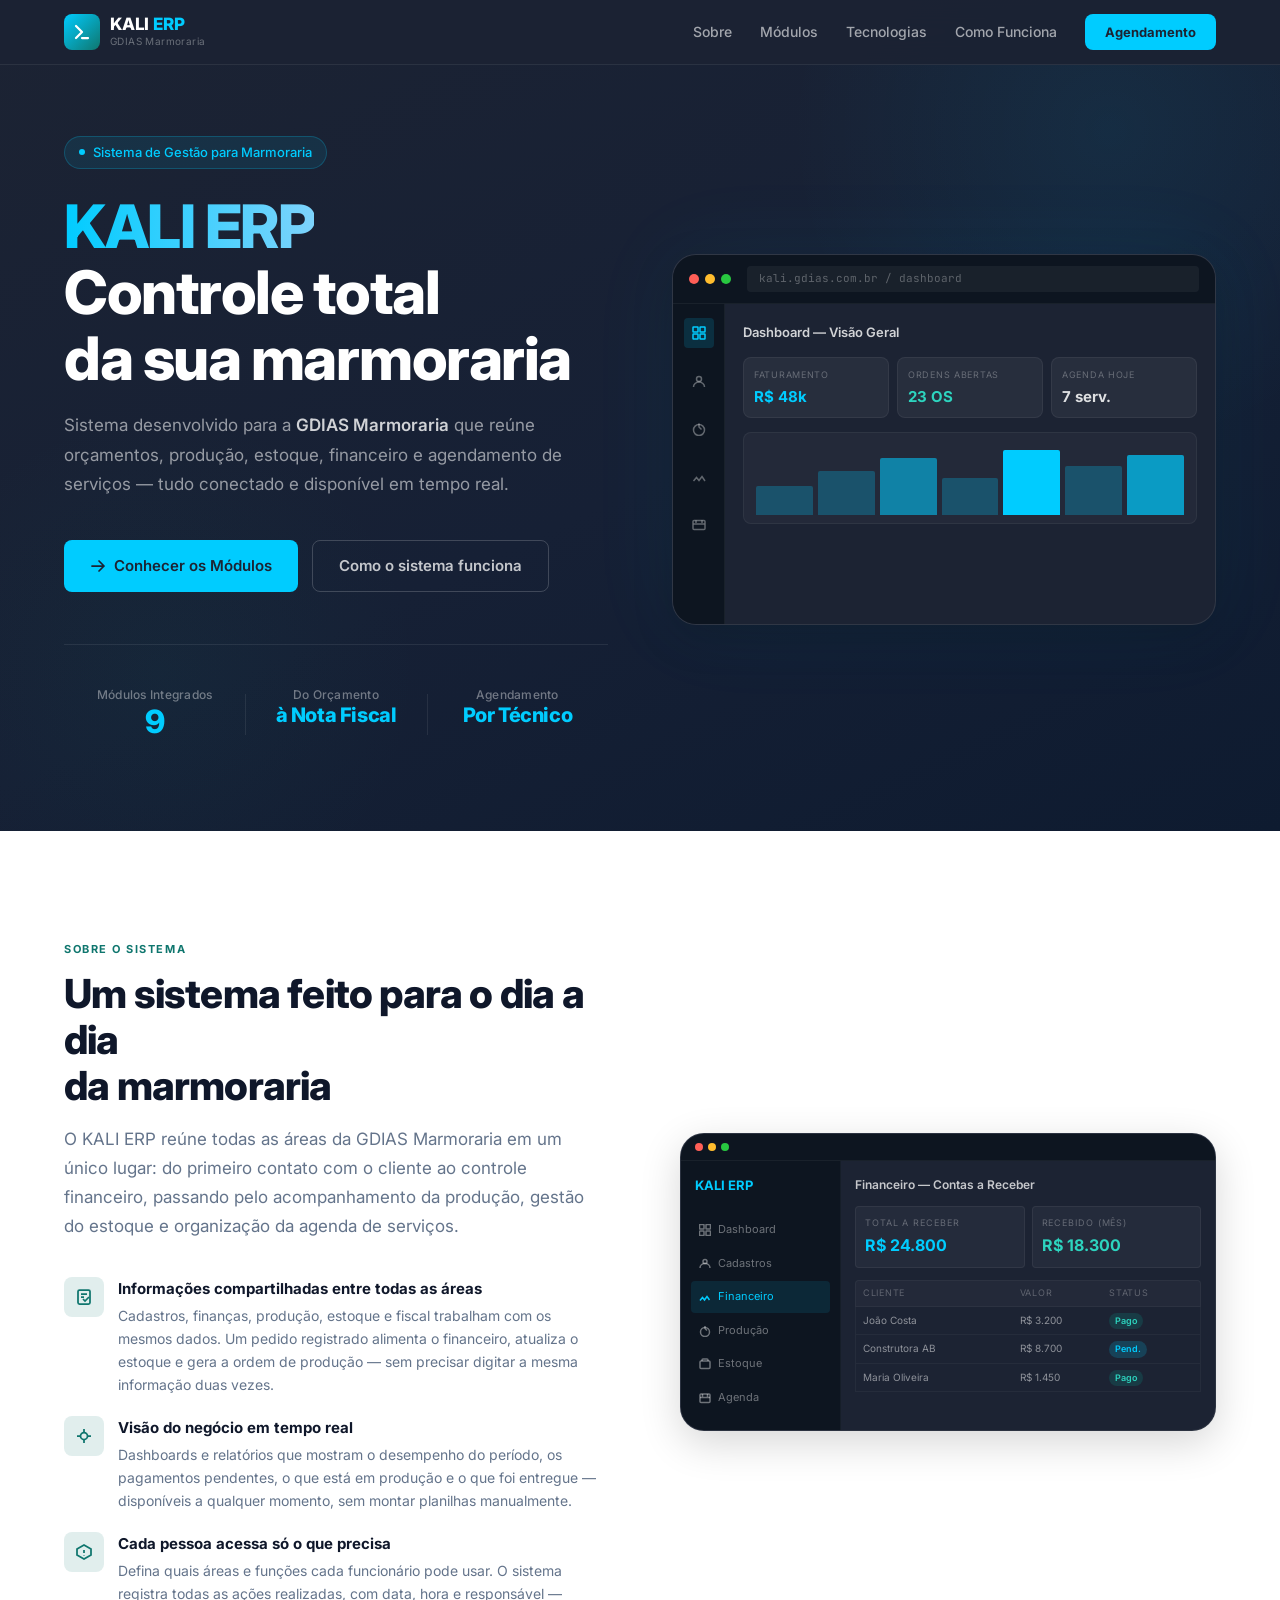
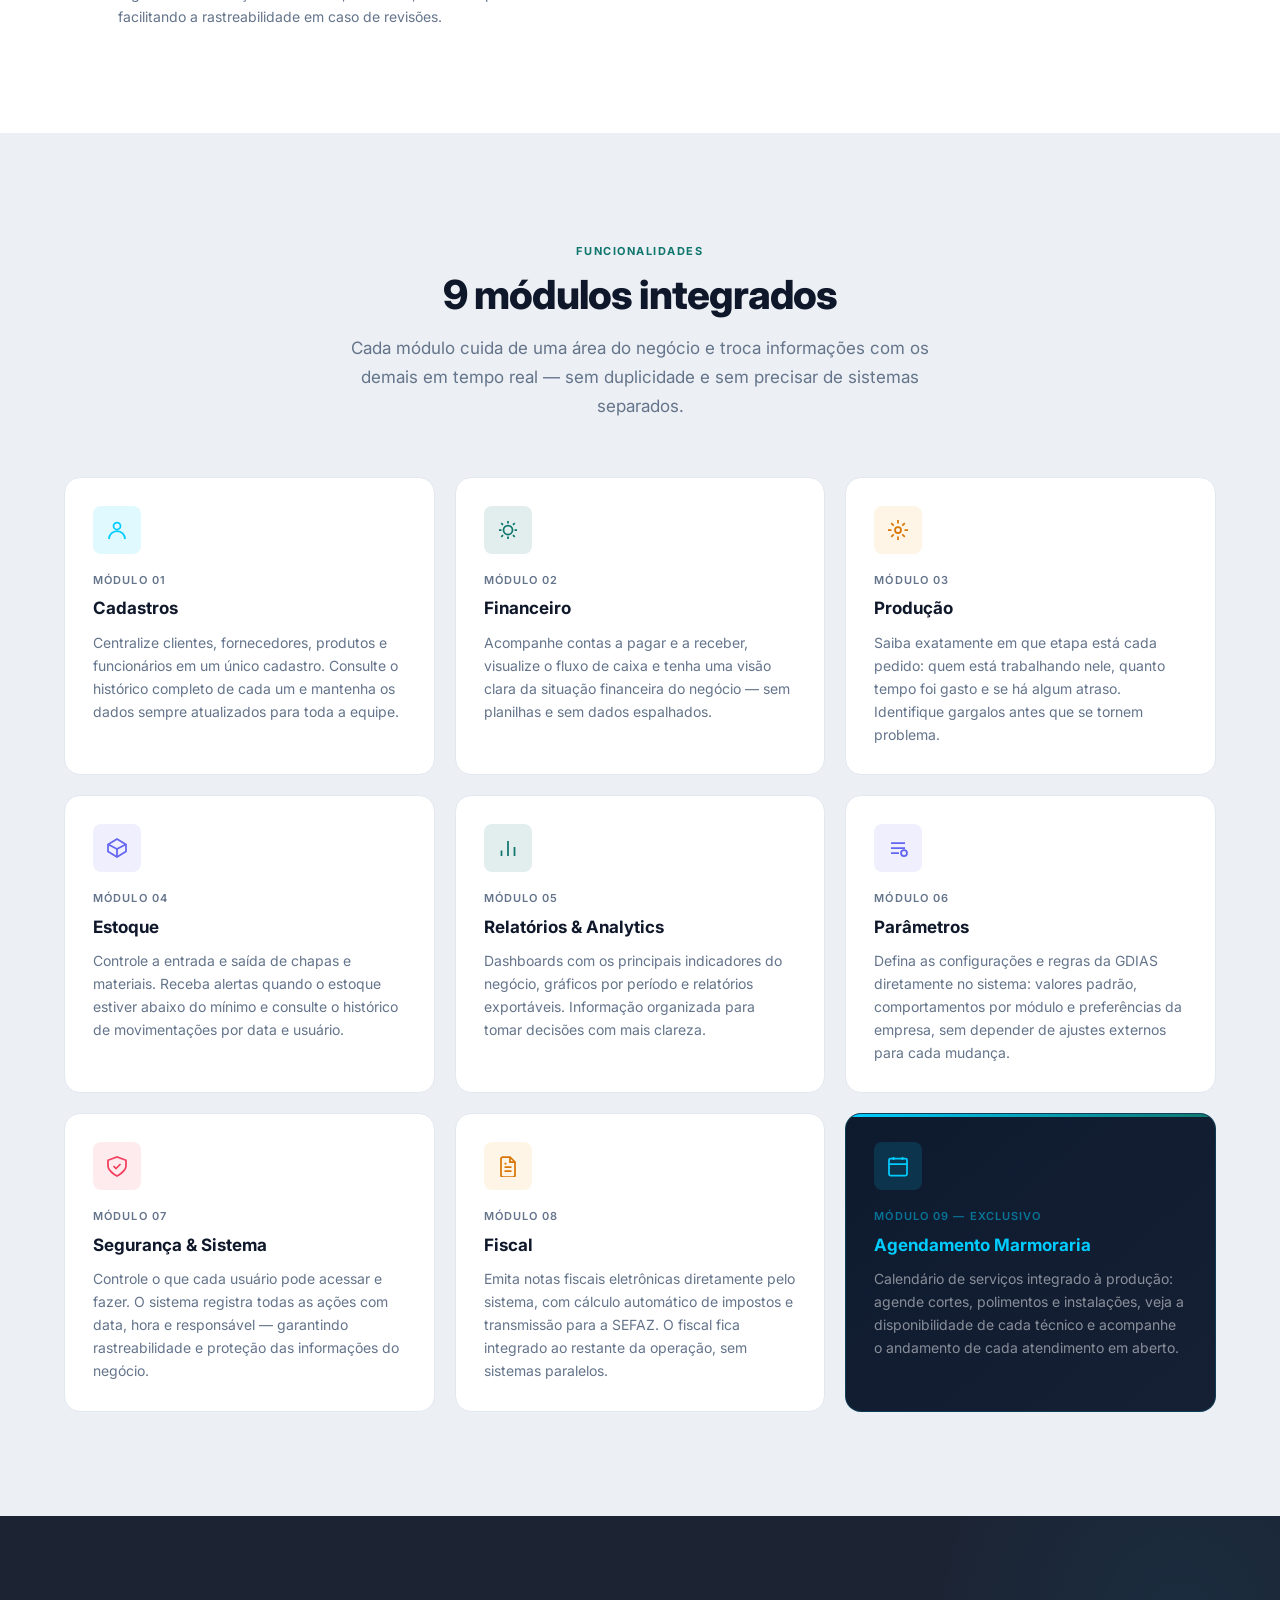
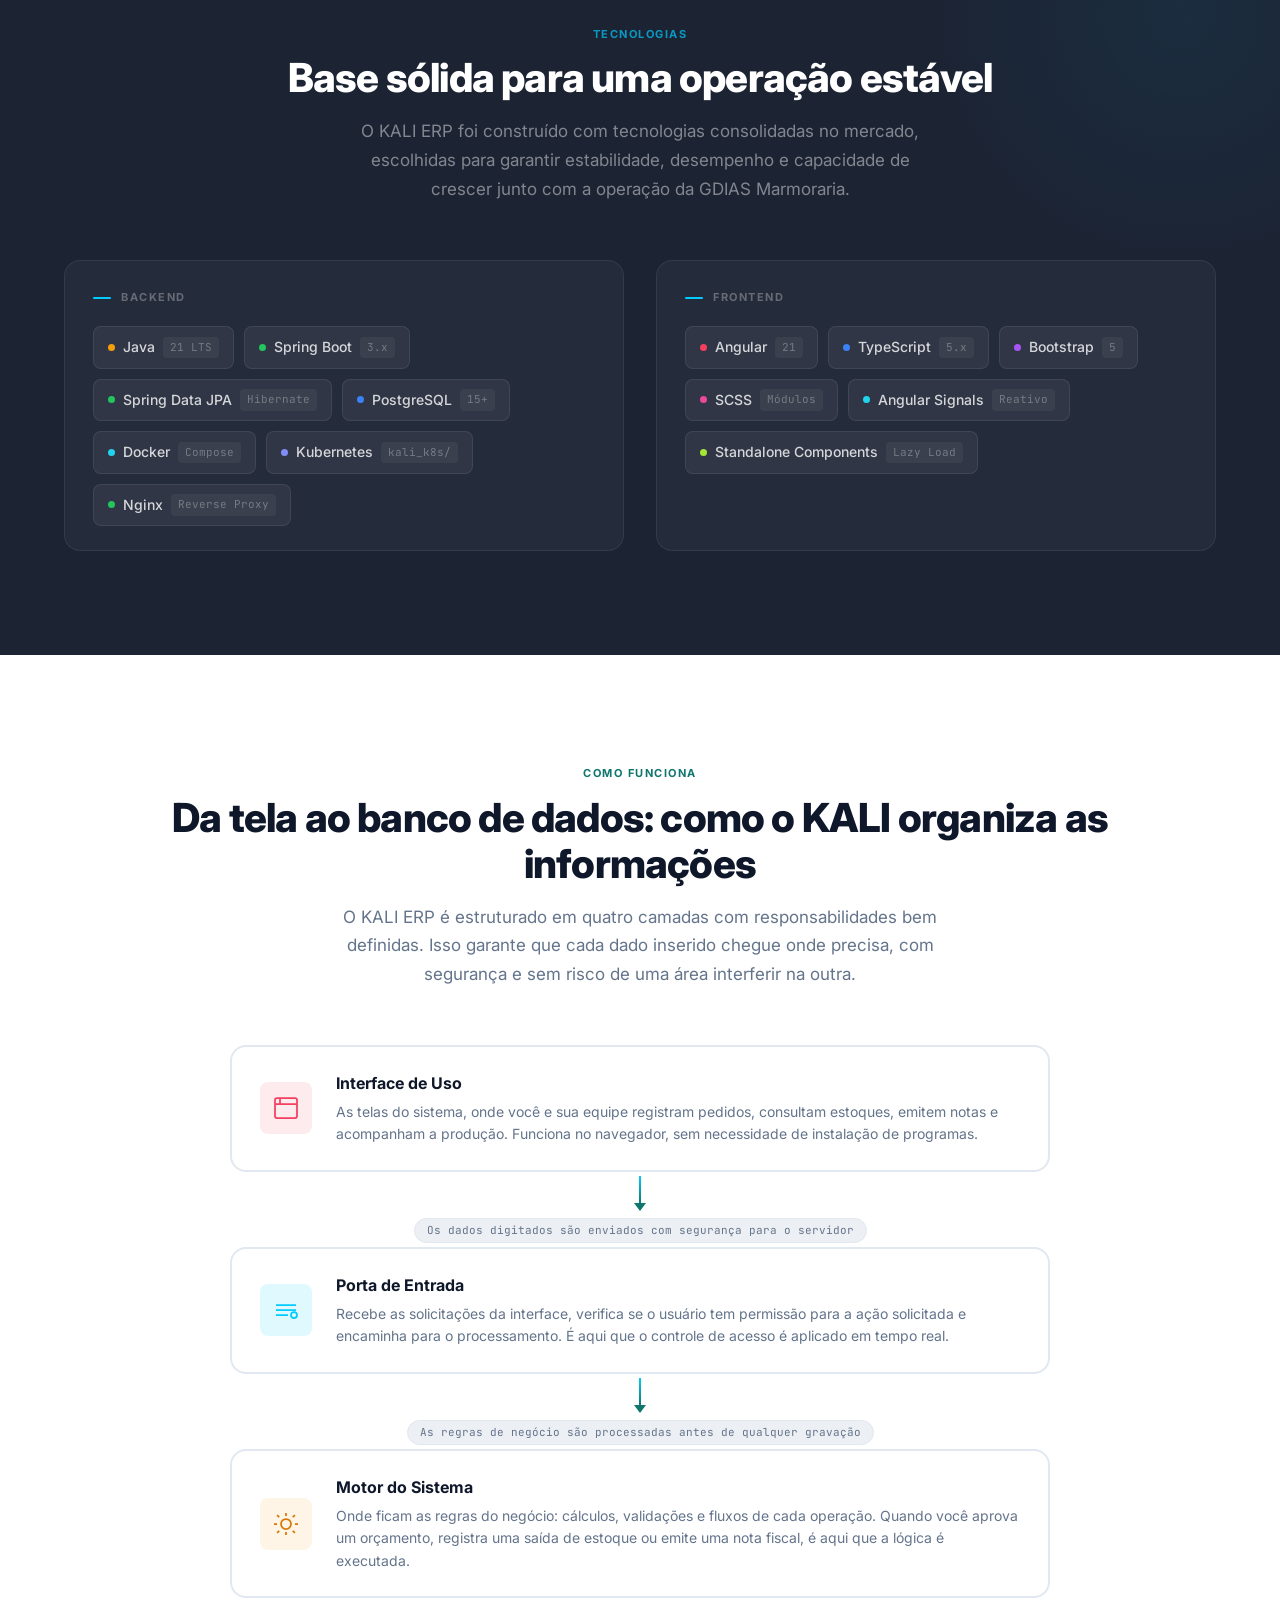
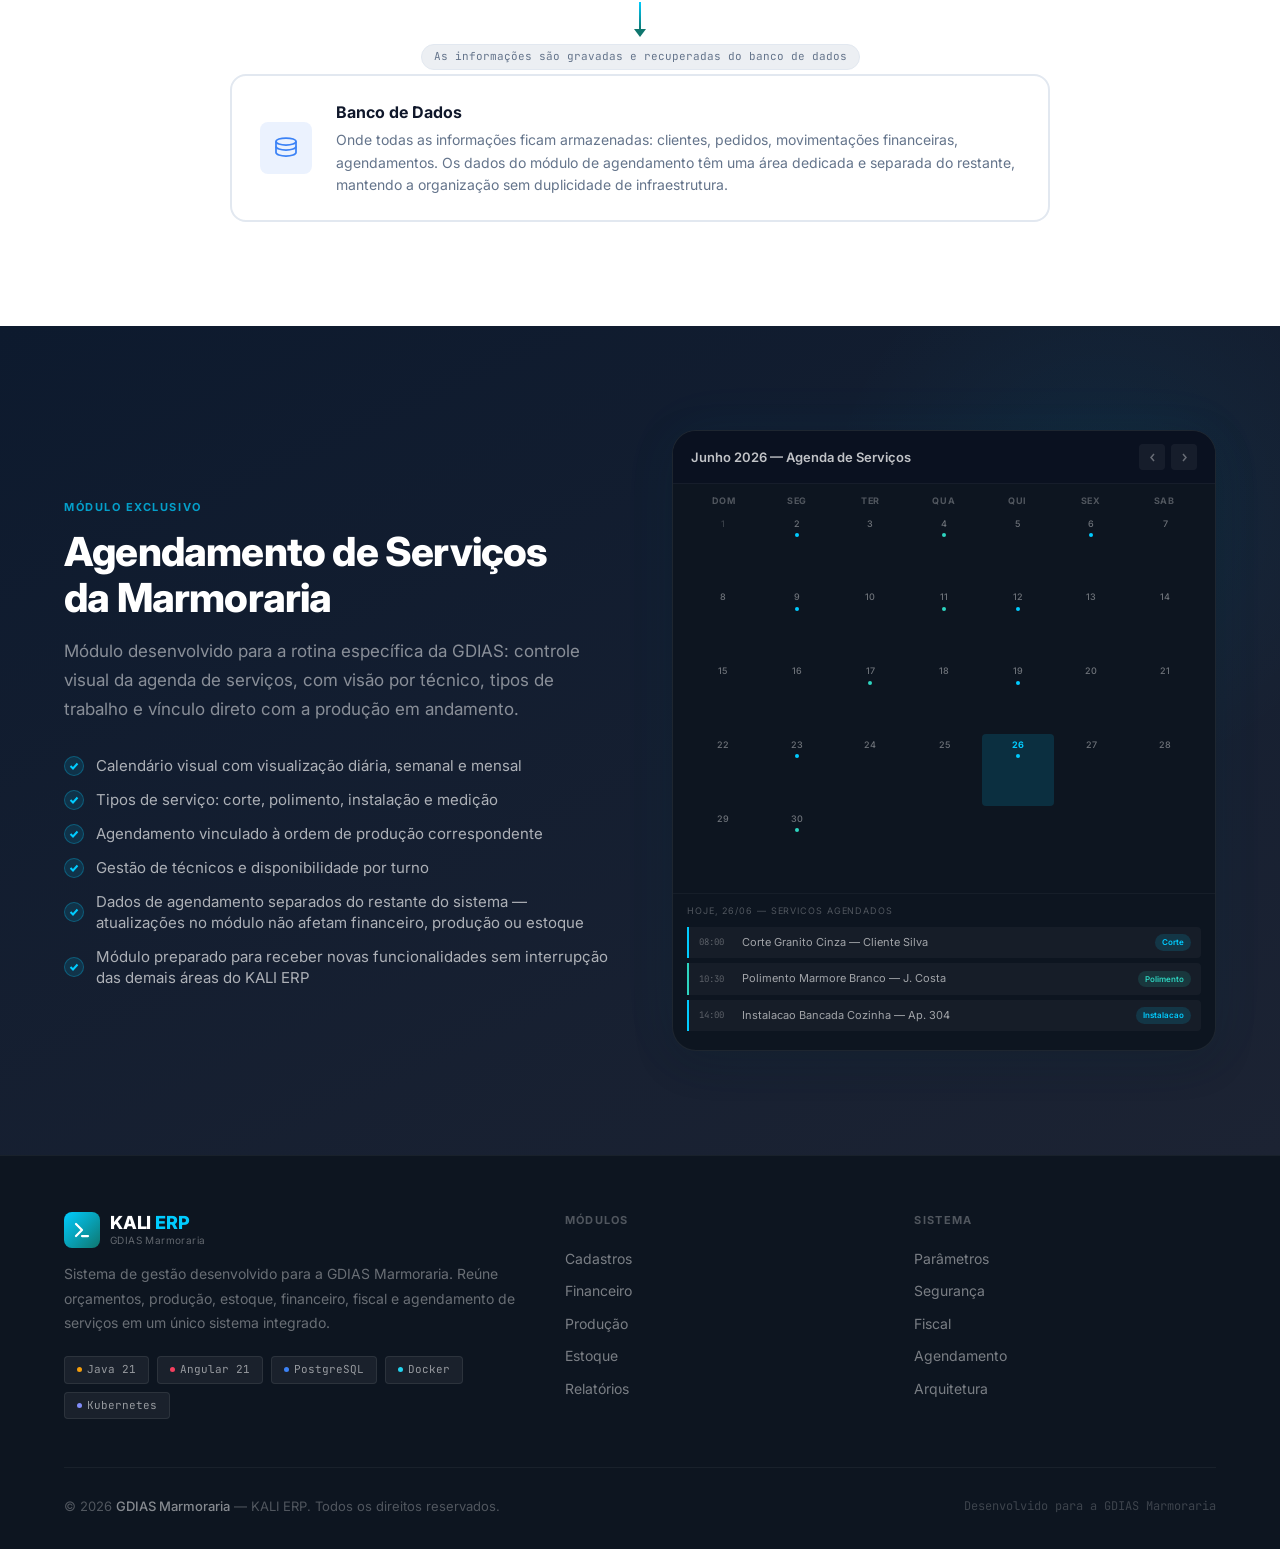
<file: index.html>
<!DOCTYPE html>
<html lang="pt-BR">
<head>
  <meta charset="UTF-8">
  <meta name="viewport" content="width=device-width, initial-scale=1.0">
  <title>KALI ERP — Gestão Completa para Marmoraria | GDIAS</title>
  <meta name="description" content="KALI ERP é o sistema de gestão da GDIAS Marmoraria. Controla orçamentos, produção, estoque, financeiro, fiscal e agendamento de serviços em um único lugar.">

  <style>
    @import url('https://fonts.googleapis.com/css2?family=Inter:wght@300;400;500;600;700;800&family=JetBrains+Mono:wght@400;500&display=swap');

    /* =============================================
       CSS CUSTOM PROPERTIES
    ============================================= */
    :root {
      /* Brand palette — extraída do projeto */
      --color-dark:        #1c2333;
      --color-dark-deeper: #141c2d;
      --color-darkest:     #0d1520;
      --color-accent:      #00ccff;
      --color-teal:        #0f766e;
      --color-bg:          #eceff3;
      --color-text:        #0f172a;
      --color-muted:       #64748b;
      --color-border:      #e2e8f0;
      --color-white:       #ffffff;

      /* Derived / alpha */
      --color-accent-dim:  rgba(0, 204, 255, 0.12);
      --color-teal-dim:    rgba(15, 118, 110, 0.12);

      /* Typography */
      --font-sans: 'Inter', system-ui, -apple-system, sans-serif;
      --font-mono: 'JetBrains Mono', 'Courier New', monospace;

      /* Shape */
      --radius-sm: 4px;
      --radius-md: 8px;
      --radius-lg: 16px;
      --radius-xl: 24px;

      /* Elevation */
      --shadow-sm: 0 1px 3px rgba(0, 0, 0, .08), 0 1px 2px rgba(0, 0, 0, .05);
      --shadow-md: 0 4px 16px rgba(0, 0, 0, .10);
      --shadow-lg: 0 12px 40px rgba(0, 0, 0, .16);

      /* Motion */
      --transition: 0.2s ease;
    }

    /* =============================================
       RESET
    ============================================= */
    *, *::before, *::after { box-sizing: border-box; margin: 0; padding: 0; }
    html { scroll-behavior: smooth; font-size: 16px; }
    body {
      font-family: var(--font-sans);
      background: var(--color-bg);
      color: var(--color-text);
      line-height: 1.6;
      -webkit-font-smoothing: antialiased;
      -moz-osx-font-smoothing: grayscale;
    }
    img { max-width: 100%; display: block; }
    a { text-decoration: none; color: inherit; }
    ul, ol { list-style: none; }
    code {
      font-family: var(--font-mono);
      font-size: 0.875em;
    }

    /* =============================================
       SKIP LINK (acessibilidade)
    ============================================= */
    .skip-link {
      position: absolute;
      top: -100%;
      left: 16px;
      z-index: 999;
      padding: 8px 16px;
      background: var(--color-accent);
      color: var(--color-dark);
      font-weight: 600;
      border-radius: 0 0 var(--radius-md) var(--radius-md);
      transition: top 0.2s;
    }
    .skip-link:focus { top: 0; }

    /* =============================================
       UTILITIES
    ============================================= */
    .container {
      max-width: 1200px;
      margin: 0 auto;
      padding: 0 24px;
    }

    .section-eyebrow {
      display: inline-block;
      font-size: 0.6875rem;
      font-weight: 700;
      letter-spacing: 0.14em;
      text-transform: uppercase;
      color: var(--color-teal);
      margin-bottom: 12px;
    }

    .section-title {
      font-size: clamp(1.75rem, 4vw, 2.5rem);
      font-weight: 800;
      line-height: 1.15;
      color: var(--color-text);
      letter-spacing: -0.02em;
      margin-bottom: 16px;
    }

    .section-subtitle {
      font-size: 1.0625rem;
      color: var(--color-muted);
      line-height: 1.7;
      max-width: 600px;
    }

    /* =============================================
       HEADER
    ============================================= */
    .site-header {
      position: fixed;
      inset: 0 0 auto 0;
      z-index: 100;
      background: rgba(28, 35, 51, 0.96);
      backdrop-filter: blur(14px);
      -webkit-backdrop-filter: blur(14px);
      border-bottom: 1px solid rgba(255, 255, 255, .07);
    }

    .header-inner {
      display: flex;
      align-items: center;
      justify-content: space-between;
      height: 64px;
    }

    /* Logo */
    .logo {
      display: flex;
      align-items: center;
      gap: 10px;
    }

    .logo-mark {
      width: 36px;
      height: 36px;
      background: linear-gradient(135deg, var(--color-accent), var(--color-teal));
      border-radius: var(--radius-md);
      display: flex;
      align-items: center;
      justify-content: center;
      flex-shrink: 0;
    }

    .logo-mark svg { width: 18px; height: 18px; }

    .logo-wordmark { display: flex; flex-direction: column; }

    .logo-name {
      font-size: 1.0625rem;
      font-weight: 800;
      color: var(--color-white);
      letter-spacing: -0.01em;
      line-height: 1.1;
    }

    .logo-name em {
      font-style: normal;
      color: var(--color-accent);
    }

    .logo-sub-text {
      font-size: 0.625rem;
      font-weight: 400;
      color: rgba(255, 255, 255, .35);
      letter-spacing: 0.04em;
    }

    /* Nav */
    .site-nav {
      display: flex;
      align-items: center;
      gap: 28px;
    }

    .site-nav a {
      font-size: 0.875rem;
      font-weight: 500;
      color: rgba(255, 255, 255, .6);
      transition: color var(--transition);
    }

    .site-nav a:hover { color: rgba(255, 255, 255, .95); }

    .nav-cta {
      padding: 8px 20px;
      background: var(--color-accent) !important;
      color: var(--color-dark) !important;
      border-radius: var(--radius-md);
      font-weight: 700 !important;
      font-size: 0.8125rem !important;
      transition: box-shadow var(--transition), transform var(--transition) !important;
    }

    .nav-cta:hover {
      box-shadow: 0 4px 16px rgba(0, 204, 255, .35);
      transform: translateY(-1px);
    }

    /* =============================================
       HERO
    ============================================= */
    .hero {
      padding: 136px 0 88px;
      background: linear-gradient(155deg, var(--color-dark) 0%, #162035 55%, #0e1b30 100%);
      position: relative;
      overflow: hidden;
    }

    /* Decorative glows */
    .hero::before,
    .hero::after {
      content: '';
      position: absolute;
      border-radius: 50%;
      pointer-events: none;
    }

    .hero::before {
      top: -220px;
      right: -180px;
      width: 700px;
      height: 700px;
      background: radial-gradient(circle, rgba(0, 204, 255, .07) 0%, transparent 65%);
    }

    .hero::after {
      bottom: -120px;
      left: -120px;
      width: 560px;
      height: 560px;
      background: radial-gradient(circle, rgba(15, 118, 110, .07) 0%, transparent 65%);
    }

    .hero-inner {
      display: grid;
      grid-template-columns: 1fr 1fr;
      gap: 64px;
      align-items: center;
      position: relative;
      z-index: 1;
    }

    /* Tag acima do h1 */
    .hero-tag {
      display: inline-flex;
      align-items: center;
      gap: 8px;
      background: rgba(0, 204, 255, .09);
      border: 1px solid rgba(0, 204, 255, .22);
      border-radius: 100px;
      padding: 5px 14px;
      font-size: 0.8125rem;
      font-weight: 500;
      color: var(--color-accent);
      margin-bottom: 24px;
    }

    .hero-tag-dot {
      width: 6px;
      height: 6px;
      border-radius: 50%;
      background: var(--color-accent);
      animation: blink 2.2s ease-in-out infinite;
    }

    @keyframes blink {
      0%, 100% { opacity: 1; }
      50%       { opacity: .35; }
    }

    /* Heading principal */
    .hero-title {
      font-size: clamp(2.25rem, 5.5vw, 3.75rem);
      font-weight: 800;
      line-height: 1.1;
      color: var(--color-white);
      letter-spacing: -0.025em;
      margin-bottom: 20px;
    }

    .hero-title .gradient-text {
      background: linear-gradient(90deg, var(--color-accent) 0%, #7dd3fc 100%);
      -webkit-background-clip: text;
      -webkit-text-fill-color: transparent;
      background-clip: text;
    }

    .hero-subtitle {
      font-size: 1.0625rem;
      color: rgba(255, 255, 255, .55);
      margin-bottom: 40px;
      line-height: 1.75;
      max-width: 500px;
    }

    .hero-subtitle strong { color: rgba(255, 255, 255, .8); font-weight: 600; }

    /* CTAs */
    .hero-actions {
      display: flex;
      gap: 14px;
      flex-wrap: wrap;
    }

    .btn {
      display: inline-flex;
      align-items: center;
      gap: 8px;
      padding: 13px 26px;
      border-radius: var(--radius-md);
      font-size: 0.9375rem;
      font-weight: 600;
      font-family: var(--font-sans);
      cursor: pointer;
      border: none;
      transition: all var(--transition);
    }

    .btn--primary {
      background: var(--color-accent);
      color: var(--color-dark);
    }

    .btn--primary:hover {
      background: #1ad6ff;
      transform: translateY(-2px);
      box-shadow: 0 8px 24px rgba(0, 204, 255, .32);
    }

    .btn--outline {
      background: transparent;
      color: rgba(255, 255, 255, .75);
      border: 1.5px solid rgba(255, 255, 255, .18);
    }

    .btn--outline:hover {
      border-color: rgba(255, 255, 255, .45);
      color: var(--color-white);
      background: rgba(255, 255, 255, .04);
    }

    /* Métricas */
    .hero-metrics {
      display: grid;
      grid-template-columns: repeat(3, 1fr);
      gap: 0;
      margin-top: 52px;
      padding-top: 40px;
      border-top: 1px solid rgba(255, 255, 255, .08);
    }

    .metric {
      text-align: center;
      padding: 0 16px;
      position: relative;
    }

    .metric + .metric::before {
      content: '';
      position: absolute;
      left: 0;
      top: 15%;
      bottom: 15%;
      width: 1px;
      background: rgba(255, 255, 255, .08);
    }

    .metric-value {
      font-size: 2rem;
      font-weight: 800;
      color: var(--color-accent);
      line-height: 1.1;
      margin-bottom: 4px;
      letter-spacing: -0.02em;
    }

    .metric-value.small { font-size: 1.25rem; }

    .metric-label {
      font-size: 0.75rem;
      color: rgba(255, 255, 255, .4);
      font-weight: 500;
      letter-spacing: 0.02em;
    }

    /* =============================================
       HERO VISUAL — App mockup (lado direito)
    ============================================= */
    .hero-visual {
      position: relative;
    }

    .app-mockup {
      background: var(--color-dark);
      border-radius: var(--radius-xl);
      border: 1px solid rgba(255, 255, 255, .09);
      overflow: hidden;
      box-shadow:
        var(--shadow-lg),
        0 0 90px rgba(0, 204, 255, .07),
        inset 0 1px 0 rgba(255, 255, 255, .05);
    }

    /* Traffic lights bar */
    .mockup-bar {
      background: var(--color-darkest);
      padding: 11px 16px;
      display: flex;
      align-items: center;
      gap: 6px;
      border-bottom: 1px solid rgba(255, 255, 255, .05);
    }

    .mockup-dot {
      width: 10px;
      height: 10px;
      border-radius: 50%;
    }

    .mockup-dot:nth-child(1) { background: #ff5f57; }
    .mockup-dot:nth-child(2) { background: #ffbd2e; }
    .mockup-dot:nth-child(3) { background: #28c840; }

    .mockup-url {
      flex: 1;
      margin-left: 10px;
      background: rgba(255, 255, 255, .05);
      border-radius: var(--radius-sm);
      padding: 4px 12px;
      font-family: var(--font-mono);
      font-size: 0.6875rem;
      color: rgba(255, 255, 255, .3);
    }

    /* Body: sidebar + main */
    .mockup-body {
      display: flex;
      height: 320px;
    }

    .mockup-sidebar {
      width: 52px;
      background: var(--color-darkest);
      border-right: 1px solid rgba(255, 255, 255, .05);
      display: flex;
      flex-direction: column;
      align-items: center;
      padding: 14px 0;
      gap: 18px;
    }

    .mock-ico {
      width: 30px;
      height: 30px;
      border-radius: var(--radius-sm);
      display: flex;
      align-items: center;
      justify-content: center;
    }

    .mock-ico--active { background: rgba(0, 204, 255, .14); }

    .mock-ico svg { width: 14px; height: 14px; }

    .mockup-content { flex: 1; padding: 18px; overflow: hidden; }

    .mockup-page-title {
      font-size: 0.8125rem;
      font-weight: 600;
      color: rgba(255, 255, 255, .8);
      margin-bottom: 14px;
    }

    .mockup-stat-row {
      display: grid;
      grid-template-columns: repeat(3, 1fr);
      gap: 8px;
      margin-bottom: 14px;
    }

    .mockup-stat {
      background: rgba(255, 255, 255, .05);
      border: 1px solid rgba(255, 255, 255, .06);
      border-radius: var(--radius-md);
      padding: 10px 10px 8px;
    }

    .mockup-stat-lbl {
      font-size: 0.5625rem;
      color: rgba(255, 255, 255, .3);
      text-transform: uppercase;
      letter-spacing: 0.08em;
      margin-bottom: 3px;
    }

    .mockup-stat-val {
      font-size: 0.9375rem;
      font-weight: 700;
      color: rgba(255, 255, 255, .85);
    }

    .mockup-stat-val.c-accent { color: var(--color-accent); }
    .mockup-stat-val.c-teal   { color: #2dd4bf; }

    /* Mini bar chart */
    .mockup-chart {
      background: rgba(255, 255, 255, .03);
      border: 1px solid rgba(255, 255, 255, .05);
      border-radius: var(--radius-md);
      padding: 10px 12px 8px;
      height: 92px;
      display: flex;
      align-items: flex-end;
      gap: 5px;
    }

    .chart-b {
      flex: 1;
      border-radius: 2px 2px 0 0;
      background: rgba(0, 204, 255, .25);
      transition: background var(--transition);
    }

    .chart-b:nth-child(3) { background: rgba(0, 204, 255, .55); }
    .chart-b:nth-child(5) { background: var(--color-accent); }
    .chart-b:nth-child(7) { background: rgba(0, 204, 255, .7); }

    /* =============================================
       SOBRE
    ============================================= */
    .section-sobre {
      padding: 104px 0;
      background: var(--color-white);
    }

    .sobre-grid {
      display: grid;
      grid-template-columns: 1fr 1fr;
      gap: 80px;
      align-items: center;
    }

    .sobre-features {
      margin-top: 36px;
      display: flex;
      flex-direction: column;
      gap: 20px;
    }

    .sobre-feature {
      display: flex;
      align-items: flex-start;
      gap: 14px;
    }

    .feature-ico {
      width: 40px;
      height: 40px;
      min-width: 40px;
      border-radius: var(--radius-md);
      background: var(--color-teal-dim);
      display: flex;
      align-items: center;
      justify-content: center;
    }

    .feature-ico svg { width: 18px; height: 18px; color: var(--color-teal); }

    .feature-body h4 {
      font-size: 0.9375rem;
      font-weight: 700;
      color: var(--color-text);
      margin-bottom: 3px;
    }

    .feature-body p {
      font-size: 0.875rem;
      color: var(--color-muted);
      line-height: 1.65;
    }

    /* Interface preview (lado direito da seção Sobre) */
    .interface-preview {
      background: var(--color-dark);
      border-radius: var(--radius-xl);
      border: 1px solid rgba(255, 255, 255, .07);
      overflow: hidden;
      box-shadow: var(--shadow-lg);
    }

    .iface-bar {
      background: var(--color-darkest);
      padding: 9px 14px;
      display: flex;
      align-items: center;
      gap: 5px;
      border-bottom: 1px solid rgba(255, 255, 255, .05);
    }

    .iface-dot {
      width: 8px;
      height: 8px;
      border-radius: 50%;
    }

    .iface-dot:nth-child(1) { background: #ff5f57; }
    .iface-dot:nth-child(2) { background: #ffbd2e; }
    .iface-dot:nth-child(3) { background: #28c840; }

    .iface-body { display: flex; }

    /* Sidebar da interface */
    .iface-sidebar {
      width: 160px;
      background: var(--color-darkest);
      padding: 14px 10px;
      border-right: 1px solid rgba(255, 255, 255, .04);
    }

    .iface-logo {
      font-size: 0.8125rem;
      font-weight: 700;
      color: var(--color-accent);
      margin-bottom: 18px;
      padding: 0 4px;
    }

    .iface-menu-item {
      display: flex;
      align-items: center;
      gap: 7px;
      padding: 7px 8px;
      border-radius: var(--radius-sm);
      font-size: 0.6875rem;
      color: rgba(255, 255, 255, .4);
      margin-bottom: 2px;
    }

    .iface-menu-item.active {
      background: rgba(0, 204, 255, .1);
      color: var(--color-accent);
    }

    .iface-menu-item svg { width: 12px; height: 12px; flex-shrink: 0; }

    /* Conteúdo principal da interface */
    .iface-main { flex: 1; padding: 14px; }

    .iface-page-title {
      font-size: 0.75rem;
      font-weight: 600;
      color: rgba(255, 255, 255, .75);
      margin-bottom: 12px;
    }

    .iface-cards {
      display: grid;
      grid-template-columns: 1fr 1fr;
      gap: 7px;
      margin-bottom: 12px;
    }

    .iface-card {
      background: rgba(255, 255, 255, .04);
      border: 1px solid rgba(255, 255, 255, .06);
      border-radius: var(--radius-sm);
      padding: 9px;
    }

    .iface-card-lbl {
      font-size: 0.5625rem;
      color: rgba(255, 255, 255, .3);
      text-transform: uppercase;
      letter-spacing: 0.1em;
    }

    .iface-card-val {
      font-size: 1rem;
      font-weight: 700;
      color: rgba(255, 255, 255, .8);
      margin-top: 2px;
    }

    .iface-card-val.ca { color: var(--color-accent); }
    .iface-card-val.ct { color: #2dd4bf; }

    /* Mini tabela */
    .iface-table-hd,
    .iface-table-row {
      display: grid;
      grid-template-columns: 1.8fr 1fr 1fr;
      gap: 6px;
      padding: 5px 7px;
      border: 1px solid rgba(255, 255, 255, .04);
    }

    .iface-table-hd {
      background: rgba(255, 255, 255, .03);
      border-radius: var(--radius-sm) var(--radius-sm) 0 0;
    }

    .iface-table-row { border-top: none; }

    .iface-th {
      font-size: 0.5625rem;
      color: rgba(255, 255, 255, .28);
      text-transform: uppercase;
      letter-spacing: 0.08em;
    }

    .iface-td { font-size: 0.625rem; color: rgba(255, 255, 255, .5); }

    .iface-status {
      display: inline-block;
      padding: 1px 6px;
      border-radius: 100px;
      font-size: 0.5625rem;
      font-weight: 600;
    }

    .iface-status--ok   { background: rgba(15, 118, 110, .3); color: #2dd4bf; }
    .iface-status--pend { background: rgba(0, 204, 255, .18); color: var(--color-accent); }

    /* =============================================
       MÓDULOS
    ============================================= */
    .section-modulos {
      padding: 104px 0;
      background: var(--color-bg);
    }

    .section-header-centered {
      text-align: center;
      margin-bottom: 56px;
    }

    .section-header-centered .section-subtitle { margin: 0 auto; }

    .modulos-grid {
      display: grid;
      grid-template-columns: repeat(3, 1fr);
      gap: 20px;
    }

    .modulo-card {
      background: var(--color-white);
      border: 1px solid var(--color-border);
      border-radius: var(--radius-lg);
      padding: 28px;
      position: relative;
      overflow: hidden;
      transition: transform var(--transition), box-shadow var(--transition), border-color var(--transition);
    }

    /* Barra superior animada */
    .modulo-card::after {
      content: '';
      position: absolute;
      top: 0; left: 0; right: 0;
      height: 3px;
      background: linear-gradient(90deg, var(--color-accent), var(--color-teal));
      opacity: 0;
      transition: opacity var(--transition);
    }

    .modulo-card:hover {
      transform: translateY(-4px);
      box-shadow: var(--shadow-md);
      border-color: rgba(0, 204, 255, .22);
    }

    .modulo-card:hover::after { opacity: 1; }

    /* Ícone */
    .modulo-icon {
      width: 48px;
      height: 48px;
      border-radius: var(--radius-md);
      display: flex;
      align-items: center;
      justify-content: center;
      margin-bottom: 18px;
    }

    .modulo-icon svg { width: 22px; height: 22px; }

    .mi--blue   { background: var(--color-accent-dim); }
    .mi--blue   svg { color: var(--color-accent); }

    .mi--teal   { background: var(--color-teal-dim); }
    .mi--teal   svg { color: var(--color-teal); }

    .mi--amber  { background: rgba(245, 158, 11, .1); }
    .mi--amber  svg { color: #d97706; }

    .mi--indigo { background: rgba(99, 102, 241, .1); }
    .mi--indigo svg { color: #6366f1; }

    .mi--rose   { background: rgba(244, 63, 94, .1); }
    .mi--rose   svg { color: #f43f5e; }

    .modulo-num {
      font-size: 0.6875rem;
      font-weight: 600;
      letter-spacing: 0.1em;
      text-transform: uppercase;
      color: var(--color-muted);
      margin-bottom: 6px;
    }

    .modulo-name {
      font-size: 1.0625rem;
      font-weight: 700;
      color: var(--color-text);
      margin-bottom: 8px;
    }

    .modulo-desc {
      font-size: 0.875rem;
      color: var(--color-muted);
      line-height: 1.65;
    }

    /* Card de destaque — Módulo Marmoraria */
    .modulo-card--highlight {
      background: linear-gradient(140deg, #0d1a2e 0%, #162035 100%);
      border-color: rgba(0, 204, 255, .18);
    }

    .modulo-card--highlight::after { opacity: 1; }

    .modulo-card--highlight .modulo-num  { color: rgba(0, 204, 255, .5); }
    .modulo-card--highlight .modulo-name { color: var(--color-accent); }
    .modulo-card--highlight .modulo-desc { color: rgba(255, 255, 255, .5); }

    /* =============================================
       TECNOLOGIAS
    ============================================= */
    .section-tech {
      padding: 104px 0;
      background: var(--color-dark);
      position: relative;
      overflow: hidden;
    }

    .section-tech::before {
      content: '';
      position: absolute;
      top: -180px; right: -180px;
      width: 560px; height: 560px;
      border-radius: 50%;
      background: radial-gradient(circle, rgba(0, 204, 255, .06) 0%, transparent 68%);
      pointer-events: none;
    }

    .section-tech .section-eyebrow { color: rgba(0, 204, 255, .7); }
    .section-tech .section-title   { color: var(--color-white); }
    .section-tech .section-subtitle { color: rgba(255, 255, 255, .45); }

    .tech-grid {
      display: grid;
      grid-template-columns: 1fr 1fr;
      gap: 32px;
      position: relative;
      z-index: 1;
    }

    .tech-block {
      background: rgba(255, 255, 255, .038);
      border: 1px solid rgba(255, 255, 255, .07);
      border-radius: var(--radius-lg);
      padding: 28px 28px 24px;
    }

    .tech-block-title {
      font-size: 0.6875rem;
      font-weight: 700;
      letter-spacing: 0.14em;
      text-transform: uppercase;
      color: rgba(255, 255, 255, .3);
      margin-bottom: 20px;
      display: flex;
      align-items: center;
      gap: 10px;
    }

    .tech-block-title::before {
      content: '';
      display: block;
      width: 18px;
      height: 2px;
      background: var(--color-accent);
      border-radius: 1px;
      flex-shrink: 0;
    }

    .tech-badges { display: flex; flex-wrap: wrap; gap: 10px; }

    .tech-badge {
      display: inline-flex;
      align-items: center;
      gap: 8px;
      padding: 9px 14px;
      background: rgba(255, 255, 255, .055);
      border: 1px solid rgba(255, 255, 255, .08);
      border-radius: var(--radius-md);
      transition: background var(--transition), border-color var(--transition);
      cursor: default;
    }

    .tech-badge:hover {
      background: rgba(0, 204, 255, .09);
      border-color: rgba(0, 204, 255, .22);
    }

    .tech-badge-dot {
      width: 7px;
      height: 7px;
      border-radius: 50%;
      flex-shrink: 0;
    }

    .tech-badge-name {
      font-size: 0.875rem;
      font-weight: 500;
      color: rgba(255, 255, 255, .8);
    }

    .tech-badge-ver {
      font-family: var(--font-mono);
      font-size: 0.6875rem;
      color: rgba(255, 255, 255, .3);
      background: rgba(255, 255, 255, .05);
      padding: 2px 7px;
      border-radius: var(--radius-sm);
    }

    /* Cores dos dots */
    .dot-java   { background: #f59e0b; }
    .dot-spring { background: #22c55e; }
    .dot-pg     { background: #3b82f6; }
    .dot-docker { background: #22d3ee; }
    .dot-k8s    { background: #818cf8; }
    .dot-nginx  { background: #22c55e; }
    .dot-ng     { background: #f43f5e; }
    .dot-ts     { background: #3b82f6; }
    .dot-bs     { background: #a855f7; }
    .dot-scss   { background: #ec4899; }
    .dot-sig    { background: #22d3ee; }
    .dot-sa     { background: #a3e635; }

    /* =============================================
       ARQUITETURA
    ============================================= */
    .section-arch {
      padding: 104px 0;
      background: var(--color-white);
    }

    .arch-diagram {
      max-width: 820px;
      margin: 0 auto;
    }

    .arch-layer-box {
      display: flex;
      align-items: center;
      gap: 24px;
      padding: 24px 28px;
      background: var(--color-white);
      border: 2px solid var(--color-border);
      border-radius: var(--radius-lg);
      transition: border-color var(--transition), box-shadow var(--transition);
    }

    .arch-layer-box:hover {
      border-color: rgba(0, 204, 255, .4);
      box-shadow: 0 0 0 4px var(--color-accent-dim);
    }

    .arch-layer-ico {
      width: 52px;
      height: 52px;
      min-width: 52px;
      border-radius: var(--radius-md);
      display: flex;
      align-items: center;
      justify-content: center;
    }

    .arch-layer-ico svg { width: 26px; height: 26px; }

    .arch-layer-info { flex: 1; min-width: 0; }

    .arch-layer-name {
      font-size: 1rem;
      font-weight: 700;
      color: var(--color-text);
      margin-bottom: 4px;
    }

    .arch-layer-desc {
      font-size: 0.875rem;
      color: var(--color-muted);
      line-height: 1.6;
    }

    .arch-layer-desc code {
      padding: 1px 5px;
      border-radius: 3px;
      background: var(--color-bg);
      color: var(--color-teal);
    }

    .arch-tags { display: flex; gap: 6px; flex-wrap: wrap; }

    .arch-tag {
      font-family: var(--font-mono);
      font-size: 0.6875rem;
      font-weight: 500;
      padding: 4px 10px;
      border-radius: var(--radius-sm);
    }

    /* Conector entre camadas */
    .arch-connector {
      display: flex;
      flex-direction: column;
      align-items: center;
      padding: 4px 0;
    }

    .arch-connector-line {
      width: 2px;
      height: 28px;
      background: linear-gradient(180deg, var(--color-accent) 0%, var(--color-teal) 100%);
      position: relative;
    }

    /* Seta para baixo */
    .arch-connector-line::after {
      content: '';
      position: absolute;
      bottom: -7px;
      left: 50%;
      transform: translateX(-50%);
      border-left: 6px solid transparent;
      border-right: 6px solid transparent;
      border-top: 8px solid var(--color-teal);
    }

    .arch-connector-label {
      font-family: var(--font-mono);
      font-size: 0.6875rem;
      color: var(--color-muted);
      margin-top: 14px;
      padding: 3px 12px;
      background: var(--color-bg);
      border: 1px solid var(--color-border);
      border-radius: 100px;
    }

    /* Cores por camada */
    .al-fe .arch-layer-ico { background: rgba(244, 63, 94, .1); }
    .al-fe .arch-layer-ico svg { color: #f43f5e; }
    .al-fe .arch-tag { background: rgba(244, 63, 94, .1); color: #f43f5e; }
    .al-fe .arch-layer-box:hover { border-color: rgba(244, 63, 94, .4); box-shadow: 0 0 0 4px rgba(244, 63, 94, .08); }

    .al-api .arch-layer-ico { background: var(--color-accent-dim); }
    .al-api .arch-layer-ico svg { color: var(--color-accent); }
    .al-api .arch-tag { background: var(--color-accent-dim); color: var(--color-accent); }

    .al-be .arch-layer-ico { background: rgba(245, 158, 11, .1); }
    .al-be .arch-layer-ico svg { color: #d97706; }
    .al-be .arch-tag { background: rgba(245, 158, 11, .1); color: #d97706; }
    .al-be .arch-layer-box:hover { border-color: rgba(217, 119, 6, .4); box-shadow: 0 0 0 4px rgba(217, 119, 6, .08); }

    .al-db .arch-layer-ico { background: rgba(59, 130, 246, .1); }
    .al-db .arch-layer-ico svg { color: #3b82f6; }
    .al-db .arch-tag { background: rgba(59, 130, 246, .1); color: #3b82f6; }
    .al-db .arch-layer-box:hover { border-color: rgba(59, 130, 246, .4); box-shadow: 0 0 0 4px rgba(59, 130, 246, .08); }

    /* =============================================
       MÓDULO MARMORARIA
    ============================================= */
    .section-marmoraria {
      padding: 104px 0;
      background: linear-gradient(155deg, #0d1a2e 0%, var(--color-dark) 100%);
      position: relative;
      overflow: hidden;
    }

    .section-marmoraria::before {
      content: '';
      position: absolute;
      top: -120px; right: -120px;
      width: 600px; height: 600px;
      border-radius: 50%;
      background: radial-gradient(circle, rgba(0, 204, 255, .06) 0%, transparent 65%);
      pointer-events: none;
    }

    .marmoraria-grid {
      display: grid;
      grid-template-columns: 1fr 1fr;
      gap: 64px;
      align-items: center;
      position: relative;
      z-index: 1;
    }

    .marmoraria-content .section-eyebrow { color: rgba(0, 204, 255, .75); }
    .marmoraria-content .section-title   { color: var(--color-white); }
    .marmoraria-content .section-subtitle { color: rgba(255, 255, 255, .5); }

    .marm-features {
      margin-top: 32px;
      display: flex;
      flex-direction: column;
      gap: 13px;
    }

    .marm-feature {
      display: flex;
      align-items: center;
      gap: 12px;
      font-size: 0.9375rem;
      color: rgba(255, 255, 255, .65);
      line-height: 1.4;
    }

    .marm-check {
      width: 20px;
      height: 20px;
      min-width: 20px;
      border-radius: 50%;
      background: rgba(0, 204, 255, .12);
      border: 1px solid rgba(0, 204, 255, .28);
      display: flex;
      align-items: center;
      justify-content: center;
    }

    .marm-check svg { width: 10px; height: 10px; color: var(--color-accent); }

    .marm-feature code {
      font-size: 0.8em;
      padding: 1px 6px;
      background: rgba(0, 204, 255, .1);
      border-radius: 4px;
      color: rgba(0, 204, 255, .8);
    }

    /* Mockup do calendário */
    .calendar-mockup {
      background: var(--color-darkest);
      border: 1px solid rgba(255, 255, 255, .07);
      border-radius: var(--radius-xl);
      overflow: hidden;
      box-shadow: var(--shadow-lg), 0 0 60px rgba(0, 204, 255, .05);
    }

    .cal-header {
      background: #0a1120;
      padding: 13px 18px;
      display: flex;
      align-items: center;
      justify-content: space-between;
      border-bottom: 1px solid rgba(255, 255, 255, .05);
    }

    .cal-title {
      font-size: 0.8125rem;
      font-weight: 600;
      color: rgba(255, 255, 255, .75);
    }

    .cal-nav { display: flex; gap: 6px; }

    .cal-nav-btn {
      width: 26px;
      height: 26px;
      background: rgba(255, 255, 255, .05);
      border-radius: var(--radius-sm);
      display: flex;
      align-items: center;
      justify-content: center;
    }

    .cal-nav-btn svg { width: 11px; height: 11px; color: rgba(255, 255, 255, .35); }

    /* Dias da semana */
    .cal-day-names {
      display: grid;
      grid-template-columns: repeat(7, 1fr);
      padding: 10px 14px 4px;
    }

    .cal-day-name {
      font-size: 0.5625rem;
      text-align: center;
      color: rgba(255, 255, 255, .28);
      text-transform: uppercase;
      letter-spacing: 0.08em;
      font-weight: 700;
    }

    /* Grade de dias */
    .cal-grid {
      display: grid;
      grid-template-columns: repeat(7, 1fr);
      gap: 2px;
      padding: 0 14px 14px;
    }

    .cal-cell {
      aspect-ratio: 1;
      display: flex;
      flex-direction: column;
      align-items: center;
      justify-content: flex-start;
      padding-top: 4px;
      font-size: 0.5625rem;
      font-weight: 500;
      color: rgba(255, 255, 255, .4);
      border-radius: var(--radius-sm);
    }

    .cal-cell--muted { color: rgba(255, 255, 255, .18); }

    .cal-cell--today {
      background: rgba(0, 204, 255, .14);
      color: var(--color-accent);
      font-weight: 700;
    }

    .cal-dot {
      width: 4px;
      height: 4px;
      border-radius: 50%;
      margin-top: 2px;
    }

    .cal-dot--accent { background: var(--color-accent); }
    .cal-dot--teal   { background: #2dd4bf; }

    /* Lista de eventos do dia */
    .cal-events {
      padding: 10px 14px 14px;
      border-top: 1px solid rgba(255, 255, 255, .04);
    }

    .cal-events-title {
      font-size: 0.5625rem;
      text-transform: uppercase;
      letter-spacing: 0.1em;
      color: rgba(255, 255, 255, .28);
      margin-bottom: 8px;
    }

    .cal-event-item {
      display: flex;
      align-items: center;
      gap: 9px;
      padding: 7px 10px;
      background: rgba(255, 255, 255, .035);
      border-left: 2px solid var(--color-accent);
      border-radius: 0 var(--radius-sm) var(--radius-sm) 0;
      margin-bottom: 5px;
    }

    .cal-event-item--teal { border-left-color: #2dd4bf; }

    .cal-event-time {
      font-family: var(--font-mono);
      font-size: 0.5625rem;
      color: rgba(255, 255, 255, .3);
      min-width: 34px;
    }

    .cal-event-name {
      font-size: 0.6875rem;
      color: rgba(255, 255, 255, .6);
      flex: 1;
    }

    .cal-event-tag {
      font-size: 0.5rem;
      font-weight: 600;
      padding: 2px 7px;
      border-radius: 100px;
      background: rgba(0, 204, 255, .14);
      color: var(--color-accent);
    }

    .cal-event-tag--teal {
      background: rgba(45, 212, 191, .14);
      color: #2dd4bf;
    }

    /* =============================================
       FOOTER
    ============================================= */
    .site-footer {
      background: var(--color-darkest);
      border-top: 1px solid rgba(255, 255, 255, .05);
      padding: 56px 0 32px;
    }

    .footer-top {
      display: grid;
      grid-template-columns: 1.5fr 1fr 1fr;
      gap: 48px;
      margin-bottom: 48px;
    }

    .footer-brand .logo-name { font-size: 1.125rem; }

    .footer-desc {
      font-size: 0.875rem;
      color: rgba(255, 255, 255, .38);
      margin-top: 14px;
      line-height: 1.75;
    }

    .footer-badges {
      display: flex;
      flex-wrap: wrap;
      gap: 8px;
      margin-top: 20px;
    }

    .fbadge {
      display: inline-flex;
      align-items: center;
      gap: 5px;
      padding: 4px 12px;
      background: rgba(255, 255, 255, .055);
      border: 1px solid rgba(255, 255, 255, .08);
      border-radius: var(--radius-sm);
      font-size: 0.6875rem;
      font-family: var(--font-mono);
      color: rgba(255, 255, 255, .55);
    }

    .fbadge-dot {
      width: 5px;
      height: 5px;
      border-radius: 50%;
    }

    .footer-col-title {
      font-size: 0.6875rem;
      font-weight: 700;
      text-transform: uppercase;
      letter-spacing: 0.12em;
      color: rgba(255, 255, 255, .28);
      margin-bottom: 18px;
    }

    .footer-col-links {
      display: flex;
      flex-direction: column;
      gap: 10px;
    }

    .footer-col-links a {
      font-size: 0.875rem;
      color: rgba(255, 255, 255, .45);
      transition: color var(--transition);
    }

    .footer-col-links a:hover { color: var(--color-accent); }

    /* Linha inferior */
    .footer-bottom {
      padding-top: 28px;
      border-top: 1px solid rgba(255, 255, 255, .05);
      display: flex;
      align-items: center;
      justify-content: space-between;
      flex-wrap: wrap;
      gap: 12px;
    }

    .footer-copy {
      font-size: 0.8125rem;
      color: rgba(255, 255, 255, .28);
    }

    .footer-copy strong { color: rgba(255, 255, 255, .5); font-weight: 500; }

    .footer-built {
      font-family: var(--font-mono);
      font-size: 0.75rem;
      color: rgba(255, 255, 255, .2);
    }

    /* =============================================
       RESPONSIVIDADE — mobile-first breakpoints
    ============================================= */

    /* Tablet landscape e abaixo */
    @media (max-width: 1024px) {
      .hero-inner         { grid-template-columns: 1fr; gap: 40px; }
      .hero-visual        { display: none; }
      .hero-subtitle      { max-width: 100%; }

      .sobre-grid         { grid-template-columns: 1fr; gap: 48px; }
      .tech-grid          { grid-template-columns: 1fr; }
      .marmoraria-grid    { grid-template-columns: 1fr; }
      .footer-top         { grid-template-columns: 1fr 1fr; }
    }

    /* Tablet portrait e celulares grandes */
    @media (max-width: 768px) {
      .site-nav           { display: none; }

      .hero               { padding: 100px 0 64px; }
      .hero-title         { font-size: 2.25rem; }

      .modulos-grid       { grid-template-columns: 1fr 1fr; }

      .arch-layer-box     { flex-direction: column; gap: 16px; text-align: center; }
      .arch-tags          { justify-content: center; }

      .footer-top         { grid-template-columns: 1fr; gap: 32px; }
      .footer-bottom      { flex-direction: column; text-align: center; }
    }

    /* Celulares */
    @media (max-width: 480px) {
      .modulos-grid       { grid-template-columns: 1fr; }
      .hero-metrics       { gap: 0; }
      .hero-actions       { flex-direction: column; }
      .btn                { justify-content: center; }
      .tech-badges        { gap: 8px; }
    }
  </style>
</head>
<body>

  <a href="#conteudo-principal" class="skip-link">Ir para o conteúdo</a>

  <!-- ============================================================
       HEADER
  ============================================================ -->
  <header class="site-header" role="banner">
    <div class="container header-inner">

      <a href="#" class="logo" aria-label="KALI ERP — GDIAS Marmoraria, ir para o topo">
        <div class="logo-mark" aria-hidden="true">
          <svg viewBox="0 0 18 18" fill="none" xmlns="http://www.w3.org/2000/svg">
            <path d="M3 3L9 9L3 15M9 15H15" stroke="white" stroke-width="2.25" stroke-linecap="round" stroke-linejoin="round"/>
          </svg>
        </div>
        <div class="logo-wordmark">
          <span class="logo-name">KALI <em>ERP</em></span>
          <span class="logo-sub-text">GDIAS Marmoraria</span>
        </div>
      </a>

      <nav class="site-nav" aria-label="Navegação principal">
        <a href="#sobre">Sobre</a>
        <a href="#modulos">Módulos</a>
        <a href="#tecnologias">Tecnologias</a>
        <a href="#arquitetura">Como Funciona</a>
        <a href="#marmoraria" class="nav-cta">Agendamento</a>
      </nav>

    </div>
  </header>

  <main id="conteudo-principal">

    <!-- ============================================================
         HERO
    ============================================================ -->
    <section class="hero" aria-labelledby="hero-titulo">
      <div class="container">
        <div class="hero-inner">

          <!-- Conteúdo textual -->
          <div class="hero-content">
            <div class="hero-tag" role="note">
              <span class="hero-tag-dot" aria-hidden="true"></span>
              Sistema de Gestão para Marmoraria
            </div>

            <h1 class="hero-title" id="hero-titulo">
              <span class="gradient-text">KALI ERP</span><br>
              Controle total<br>da sua marmoraria
            </h1>

            <p class="hero-subtitle">
              Sistema desenvolvido para a <strong>GDIAS Marmoraria</strong> que reúne
              orçamentos, produção, estoque, financeiro e agendamento de serviços
              — tudo conectado e disponível em tempo real.
            </p>

            <div class="hero-actions">
              <a href="#modulos" class="btn btn--primary">
                <svg width="16" height="16" viewBox="0 0 16 16" fill="none" aria-hidden="true">
                  <path d="M2 8h12M9 3l5 5-5 5" stroke="currentColor" stroke-width="1.75" stroke-linecap="round" stroke-linejoin="round"/>
                </svg>
                Conhecer os Módulos
              </a>
              <a href="#arquitetura" class="btn btn--outline">Como o sistema funciona</a>
            </div>

            <dl class="hero-metrics" aria-label="Diferenciais do sistema">
              <div class="metric">
                <dt class="metric-label">Módulos Integrados</dt>
                <dd class="metric-value">9</dd>
              </div>
              <div class="metric">
                <dt class="metric-label">Do Orçamento</dt>
                <dd class="metric-value small">à Nota Fiscal</dd>
              </div>
              <div class="metric">
                <dt class="metric-label">Agendamento</dt>
                <dd class="metric-value small">Por Técnico</dd>
              </div>
            </dl>
          </div>

          <!-- Mockup visual (oculto em mobile via CSS) -->
          <div class="hero-visual" aria-hidden="true">
            <div class="app-mockup">
              <div class="mockup-bar">
                <span class="mockup-dot"></span>
                <span class="mockup-dot"></span>
                <span class="mockup-dot"></span>
                <span class="mockup-url">kali.gdias.com.br / dashboard</span>
              </div>
              <div class="mockup-body">
                <!-- Mini sidebar -->
                <div class="mockup-sidebar">
                  <div class="mock-ico mock-ico--active">
                    <svg viewBox="0 0 14 14" fill="none" stroke="var(--color-accent)" stroke-width="1.5">
                      <rect x="1" y="1" width="5" height="5" rx=".5"/>
                      <rect x="8" y="1" width="5" height="5" rx=".5"/>
                      <rect x="1" y="8" width="5" height="5" rx=".5"/>
                      <rect x="8" y="8" width="5" height="5" rx=".5"/>
                    </svg>
                  </div>
                  <div class="mock-ico">
                    <svg viewBox="0 0 14 14" fill="none" stroke="rgba(255,255,255,.35)" stroke-width="1.5">
                      <circle cx="7" cy="5" r="2.5"/>
                      <path d="M1.5 13c0-2.76 2.46-5 5.5-5s5.5 2.24 5.5 5"/>
                    </svg>
                  </div>
                  <div class="mock-ico">
                    <svg viewBox="0 0 14 14" fill="none" stroke="rgba(255,255,255,.35)" stroke-width="1.5">
                      <path d="M7 1.5v3.5l2.5 2.5"/>
                      <circle cx="7" cy="8" r="5.5"/>
                    </svg>
                  </div>
                  <div class="mock-ico">
                    <svg viewBox="0 0 14 14" fill="none" stroke="rgba(255,255,255,.35)" stroke-width="1.5">
                      <path d="M1.5 11l3-3.5 2.5 3 3-4 3 4.5"/>
                    </svg>
                  </div>
                  <div class="mock-ico">
                    <svg viewBox="0 0 14 14" fill="none" stroke="rgba(255,255,255,.35)" stroke-width="1.5">
                      <rect x="1" y="2.5" width="12" height="9" rx="1"/>
                      <path d="M1.5 6h11M4 2.5V5M10 2.5V5"/>
                    </svg>
                  </div>
                </div>
                <!-- Área de conteúdo -->
                <div class="mockup-content">
                  <div class="mockup-page-title">Dashboard — Visão Geral</div>
                  <div class="mockup-stat-row">
                    <div class="mockup-stat">
                      <div class="mockup-stat-lbl">Faturamento</div>
                      <div class="mockup-stat-val c-accent">R$ 48k</div>
                    </div>
                    <div class="mockup-stat">
                      <div class="mockup-stat-lbl">Ordens Abertas</div>
                      <div class="mockup-stat-val c-teal">23 OS</div>
                    </div>
                    <div class="mockup-stat">
                      <div class="mockup-stat-lbl">Agenda Hoje</div>
                      <div class="mockup-stat-val" style="color:rgba(255,255,255,.85)">7 serv.</div>
                    </div>
                  </div>
                  <div class="mockup-chart">
                    <div class="chart-b" style="height:40%"></div>
                    <div class="chart-b" style="height:62%"></div>
                    <div class="chart-b" style="height:80%"></div>
                    <div class="chart-b" style="height:52%"></div>
                    <div class="chart-b" style="height:90%"></div>
                    <div class="chart-b" style="height:68%"></div>
                    <div class="chart-b" style="height:84%"></div>
                  </div>
                </div>
              </div>
            </div>
          </div>

        </div>
      </div>
    </section>

    <!-- ============================================================
         SOBRE
    ============================================================ -->
    <section class="section-sobre" id="sobre" aria-labelledby="sobre-titulo">
      <div class="container">
        <div class="sobre-grid">

          <!-- Texto -->
          <div>
            <span class="section-eyebrow">Sobre o Sistema</span>
            <h2 class="section-title" id="sobre-titulo">
              Um sistema feito para o dia a dia<br>da marmoraria
            </h2>
            <p class="section-subtitle" style="max-width:none">
              O KALI ERP reúne todas as áreas da GDIAS Marmoraria em um único lugar:
              do primeiro contato com o cliente ao controle financeiro, passando pelo
              acompanhamento da produção, gestão do estoque e organização da agenda de serviços.
            </p>

            <div class="sobre-features" role="list">
              <div class="sobre-feature" role="listitem">
                <div class="feature-ico" aria-hidden="true">
                  <svg viewBox="0 0 18 18" fill="none" stroke="currentColor" stroke-width="1.75">
                    <path d="M8 11l2 2 4-4"/>
                    <rect x="3" y="2" width="12" height="14" rx="1.5"/>
                    <path d="M6 6h6M6 9h3"/>
                  </svg>
                </div>
                <div class="feature-body">
                  <h4>Informações compartilhadas entre todas as áreas</h4>
                  <p>Cadastros, finanças, produção, estoque e fiscal trabalham com os mesmos dados. Um pedido registrado alimenta o financeiro, atualiza o estoque e gera a ordem de produção — sem precisar digitar a mesma informação duas vezes.</p>
                </div>
              </div>
              <div class="sobre-feature" role="listitem">
                <div class="feature-ico" aria-hidden="true">
                  <svg viewBox="0 0 18 18" fill="none" stroke="currentColor" stroke-width="1.75">
                    <path d="M9 2v3M9 13v3M2 9h3M13 9h3"/>
                    <circle cx="9" cy="9" r="3.5"/>
                  </svg>
                </div>
                <div class="feature-body">
                  <h4>Visão do negócio em tempo real</h4>
                  <p>Dashboards e relatórios que mostram o desempenho do período, os pagamentos pendentes, o que está em produção e o que foi entregue — disponíveis a qualquer momento, sem montar planilhas manualmente.</p>
                </div>
              </div>
              <div class="sobre-feature" role="listitem">
                <div class="feature-ico" aria-hidden="true">
                  <svg viewBox="0 0 18 18" fill="none" stroke="currentColor" stroke-width="1.75">
                    <path d="M9 2L16 6v6l-7 4-7-4V6L9 2z"/>
                    <path d="M9 10V7M9 13v-.5"/>
                  </svg>
                </div>
                <div class="feature-body">
                  <h4>Cada pessoa acessa só o que precisa</h4>
                  <p>Defina quais áreas e funções cada funcionário pode usar. O sistema registra todas as ações realizadas, com data, hora e responsável — facilitando a rastreabilidade em caso de revisões.</p>
                </div>
              </div>
            </div>
          </div>

          <!-- Preview da interface -->
          <div class="interface-preview" aria-hidden="true">
            <div class="iface-bar">
              <span class="iface-dot"></span>
              <span class="iface-dot"></span>
              <span class="iface-dot"></span>
            </div>
            <div class="iface-body">
              <div class="iface-sidebar">
                <div class="iface-logo">KALI ERP</div>
                <div class="iface-menu-item">
                  <svg viewBox="0 0 12 12" fill="none" stroke="currentColor" stroke-width="1.5">
                    <rect x=".5" y=".5" width="4.5" height="4.5" rx=".5"/>
                    <rect x="7" y=".5" width="4.5" height="4.5" rx=".5"/>
                    <rect x=".5" y="7" width="4.5" height="4.5" rx=".5"/>
                    <rect x="7" y="7" width="4.5" height="4.5" rx=".5"/>
                  </svg>
                  Dashboard
                </div>
                <div class="iface-menu-item">
                  <svg viewBox="0 0 12 12" fill="none" stroke="currentColor" stroke-width="1.5">
                    <circle cx="6" cy="4.5" r="2"/>
                    <path d="M1 11c0-2.76 2.24-4.5 5-4.5s5 1.74 5 4.5"/>
                  </svg>
                  Cadastros
                </div>
                <div class="iface-menu-item active">
                  <svg viewBox="0 0 12 12" fill="none" stroke="currentColor" stroke-width="1.5">
                    <path d="M1 9.5l2.5-3 2 2.5 2.5-3.5 2.5 3.5"/>
                  </svg>
                  Financeiro
                </div>
                <div class="iface-menu-item">
                  <svg viewBox="0 0 12 12" fill="none" stroke="currentColor" stroke-width="1.5">
                    <path d="M6 1v2.5l2 2"/>
                    <circle cx="6" cy="7" r="4.5"/>
                  </svg>
                  Produção
                </div>
                <div class="iface-menu-item">
                  <svg viewBox="0 0 12 12" fill="none" stroke="currentColor" stroke-width="1.5">
                    <rect x="1" y="3" width="10" height="7.5" rx="1"/>
                    <path d="M3 3V2a1 1 0 0 1 1-1h4a1 1 0 0 1 1 1v1"/>
                  </svg>
                  Estoque
                </div>
                <div class="iface-menu-item">
                  <svg viewBox="0 0 12 12" fill="none" stroke="currentColor" stroke-width="1.5">
                    <rect x="1" y="2" width="10" height="8.5" rx="1"/>
                    <path d="M1 5.5h10M3.5 2v3.5M8.5 2v3.5"/>
                  </svg>
                  Agenda
                </div>
              </div>
              <div class="iface-main">
                <div class="iface-page-title">Financeiro — Contas a Receber</div>
                <div class="iface-cards">
                  <div class="iface-card">
                    <div class="iface-card-lbl">Total a Receber</div>
                    <div class="iface-card-val ca">R$ 24.800</div>
                  </div>
                  <div class="iface-card">
                    <div class="iface-card-lbl">Recebido (mês)</div>
                    <div class="iface-card-val ct">R$ 18.300</div>
                  </div>
                </div>
                <div class="iface-table-hd">
                  <span class="iface-th">Cliente</span>
                  <span class="iface-th">Valor</span>
                  <span class="iface-th">Status</span>
                </div>
                <div class="iface-table-row">
                  <span class="iface-td">João Costa</span>
                  <span class="iface-td">R$ 3.200</span>
                  <span class="iface-td"><span class="iface-status iface-status--ok">Pago</span></span>
                </div>
                <div class="iface-table-row">
                  <span class="iface-td">Construtora AB</span>
                  <span class="iface-td">R$ 8.700</span>
                  <span class="iface-td"><span class="iface-status iface-status--pend">Pend.</span></span>
                </div>
                <div class="iface-table-row">
                  <span class="iface-td">Maria Oliveira</span>
                  <span class="iface-td">R$ 1.450</span>
                  <span class="iface-td"><span class="iface-status iface-status--ok">Pago</span></span>
                </div>
              </div>
            </div>
          </div>

        </div>
      </div>
    </section>

    <!-- ============================================================
         MÓDULOS
    ============================================================ -->
    <section class="section-modulos" id="modulos" aria-labelledby="modulos-titulo">
      <div class="container">

        <header class="section-header-centered">
          <span class="section-eyebrow">Funcionalidades</span>
          <h2 class="section-title" id="modulos-titulo">9 módulos integrados</h2>
          <p class="section-subtitle">
            Cada módulo cuida de uma área do negócio e troca informações com os demais
            em tempo real — sem duplicidade e sem precisar de sistemas separados.
          </p>
        </header>

        <div class="modulos-grid" role="list">

          <!-- 1. Cadastros -->
          <article class="modulo-card" role="listitem">
            <div class="modulo-icon mi--blue" aria-hidden="true">
              <svg viewBox="0 0 22 22" fill="none" stroke="currentColor" stroke-width="1.75">
                <circle cx="11" cy="7" r="3.5"/>
                <path d="M3 20c0-4.4 3.6-8 8-8s8 3.6 8 8"/>
              </svg>
            </div>
            <p class="modulo-num">Módulo 01</p>
            <h3 class="modulo-name">Cadastros</h3>
            <p class="modulo-desc">Centralize clientes, fornecedores, produtos e funcionários em um único cadastro. Consulte o histórico completo de cada um e mantenha os dados sempre atualizados para toda a equipe.</p>
          </article>

          <!-- 2. Financeiro -->
          <article class="modulo-card" role="listitem">
            <div class="modulo-icon mi--teal" aria-hidden="true">
              <svg viewBox="0 0 22 22" fill="none" stroke="currentColor" stroke-width="1.75">
                <path d="M11 2v2.5M11 17.5V20M4.22 4.22l1.77 1.77M16.01 16.01l1.77 1.77M2 11h2.5M17.5 11H20M4.22 17.78l1.77-1.77M16.01 5.99l1.77-1.77"/>
                <circle cx="11" cy="11" r="4.5"/>
              </svg>
            </div>
            <p class="modulo-num">Módulo 02</p>
            <h3 class="modulo-name">Financeiro</h3>
            <p class="modulo-desc">Acompanhe contas a pagar e a receber, visualize o fluxo de caixa e tenha uma visão clara da situação financeira do negócio — sem planilhas e sem dados espalhados.</p>
          </article>

          <!-- 3. Produção -->
          <article class="modulo-card" role="listitem">
            <div class="modulo-icon mi--amber" aria-hidden="true">
              <svg viewBox="0 0 22 22" fill="none" stroke="currentColor" stroke-width="1.75">
                <circle cx="11" cy="11" r="3"/>
                <path d="M11 1v3.5M11 17.5V21M1 11h3.5M17.5 11H21M4.22 4.22l2.47 2.47M15.31 15.31l2.47 2.47M4.22 17.78l2.47-2.47M15.31 6.69l2.47-2.47"/>
              </svg>
            </div>
            <p class="modulo-num">Módulo 03</p>
            <h3 class="modulo-name">Produção</h3>
            <p class="modulo-desc">Saiba exatamente em que etapa está cada pedido: quem está trabalhando nele, quanto tempo foi gasto e se há algum atraso. Identifique gargalos antes que se tornem problema.</p>
          </article>

          <!-- 4. Estoque -->
          <article class="modulo-card" role="listitem">
            <div class="modulo-icon mi--indigo" aria-hidden="true">
              <svg viewBox="0 0 22 22" fill="none" stroke="currentColor" stroke-width="1.75">
                <path d="M20 7.5L11 2 2 7.5v7L11 20l9-5.5V7.5z"/>
                <polyline points="2.5 7.5 11 12 19.5 7.5"/>
                <line x1="11" y1="20" x2="11" y2="12"/>
              </svg>
            </div>
            <p class="modulo-num">Módulo 04</p>
            <h3 class="modulo-name">Estoque</h3>
            <p class="modulo-desc">Controle a entrada e saída de chapas e materiais. Receba alertas quando o estoque estiver abaixo do mínimo e consulte o histórico de movimentações por data e usuário.</p>
          </article>

          <!-- 5. Relatórios -->
          <article class="modulo-card" role="listitem">
            <div class="modulo-icon mi--teal" aria-hidden="true">
              <svg viewBox="0 0 22 22" fill="none" stroke="currentColor" stroke-width="1.75">
                <path d="M17.5 19V10M11 19V4M4.5 19v-5.5"/>
              </svg>
            </div>
            <p class="modulo-num">Módulo 05</p>
            <h3 class="modulo-name">Relatórios &amp; Analytics</h3>
            <p class="modulo-desc">Dashboards com os principais indicadores do negócio, gráficos por período e relatórios exportáveis. Informação organizada para tomar decisões com mais clareza.</p>
          </article>

          <!-- 6. Parâmetros -->
          <article class="modulo-card" role="listitem">
            <div class="modulo-icon mi--indigo" aria-hidden="true">
              <svg viewBox="0 0 22 22" fill="none" stroke="currentColor" stroke-width="1.75">
                <path d="M4 6h14M4 11h14M4 16h8"/>
                <circle cx="17" cy="16" r="3"/>
              </svg>
            </div>
            <p class="modulo-num">Módulo 06</p>
            <h3 class="modulo-name">Parâmetros</h3>
            <p class="modulo-desc">Defina as configurações e regras da GDIAS diretamente no sistema: valores padrão, comportamentos por módulo e preferências da empresa, sem depender de ajustes externos para cada mudança.</p>
          </article>

          <!-- 7. Segurança -->
          <article class="modulo-card" role="listitem">
            <div class="modulo-icon mi--rose" aria-hidden="true">
              <svg viewBox="0 0 22 22" fill="none" stroke="currentColor" stroke-width="1.75">
                <path d="M11 21s9-4.5 9-10.5V5.25L11 2 2 5.25v5.25C2 16.5 11 21 11 21z"/>
                <path d="M7.5 11l2.5 2.5 4.5-4.5"/>
              </svg>
            </div>
            <p class="modulo-num">Módulo 07</p>
            <h3 class="modulo-name">Segurança &amp; Sistema</h3>
            <p class="modulo-desc">Controle o que cada usuário pode acessar e fazer. O sistema registra todas as ações com data, hora e responsável — garantindo rastreabilidade e proteção das informações do negócio.</p>
          </article>

          <!-- 8. Fiscal -->
          <article class="modulo-card" role="listitem">
            <div class="modulo-icon mi--amber" aria-hidden="true">
              <svg viewBox="0 0 22 22" fill="none" stroke="currentColor" stroke-width="1.75">
                <path d="M13 2H6a2 2 0 0 0-2 2v16a2 2 0 0 0 2 2h10a2 2 0 0 0 2-2V7z"/>
                <polyline points="13 2 13 7 18 7"/>
                <line x1="14.5" y1="12" x2="7.5" y2="12"/>
                <line x1="14.5" y1="16" x2="7.5" y2="16"/>
                <polyline points="9.5 8.5 8.5 8.5 7.5 8.5"/>
              </svg>
            </div>
            <p class="modulo-num">Módulo 08</p>
            <h3 class="modulo-name">Fiscal</h3>
            <p class="modulo-desc">Emita notas fiscais eletrônicas diretamente pelo sistema, com cálculo automático de impostos e transmissão para a SEFAZ. O fiscal fica integrado ao restante da operação, sem sistemas paralelos.</p>
          </article>

          <!-- 9. Agendamento Marmoraria — destaque -->
          <article class="modulo-card modulo-card--highlight" role="listitem">
            <div class="modulo-icon" style="background:rgba(0,204,255,.14)" aria-hidden="true">
              <svg viewBox="0 0 22 22" fill="none" stroke="var(--color-accent)" stroke-width="1.75">
                <rect x="2" y="3.5" width="18" height="17" rx="1.5"/>
                <path d="M15.5 2v3M6.5 2v3M2 9h18M7 13.5h.01M11 13.5h.01M15 13.5h.01M7 17h.01M11 17h.01"/>
              </svg>
            </div>
            <p class="modulo-num">Módulo 09 — Exclusivo</p>
            <h3 class="modulo-name">Agendamento Marmoraria</h3>
            <p class="modulo-desc">Calendário de serviços integrado à produção: agende cortes, polimentos e instalações, veja a disponibilidade de cada técnico e acompanhe o andamento de cada atendimento em aberto.</p>
          </article>

        </div>
      </div>
    </section>

    <!-- ============================================================
         TECNOLOGIAS
    ============================================================ -->
    <section class="section-tech" id="tecnologias" aria-labelledby="tech-titulo">
      <div class="container">

        <header class="section-header-centered" style="position:relative;z-index:1">
          <span class="section-eyebrow">Tecnologias</span>
          <h2 class="section-title" id="tech-titulo">Base sólida para uma operação estável</h2>
          <p class="section-subtitle">
            O KALI ERP foi construído com tecnologias consolidadas no mercado, escolhidas
            para garantir estabilidade, desempenho e capacidade de crescer junto com
            a operação da GDIAS Marmoraria.
          </p>
        </header>

        <div class="tech-grid">

          <!-- Backend -->
          <div class="tech-block">
            <div class="tech-block-title">Backend</div>
            <div class="tech-badges">
              <div class="tech-badge">
                <span class="tech-badge-dot dot-java"></span>
                <span class="tech-badge-name">Java</span>
                <span class="tech-badge-ver">21 LTS</span>
              </div>
              <div class="tech-badge">
                <span class="tech-badge-dot dot-spring"></span>
                <span class="tech-badge-name">Spring Boot</span>
                <span class="tech-badge-ver">3.x</span>
              </div>
              <div class="tech-badge">
                <span class="tech-badge-dot dot-spring"></span>
                <span class="tech-badge-name">Spring Data JPA</span>
                <span class="tech-badge-ver">Hibernate</span>
              </div>
              <div class="tech-badge">
                <span class="tech-badge-dot dot-pg"></span>
                <span class="tech-badge-name">PostgreSQL</span>
                <span class="tech-badge-ver">15+</span>
              </div>
              <div class="tech-badge">
                <span class="tech-badge-dot dot-docker"></span>
                <span class="tech-badge-name">Docker</span>
                <span class="tech-badge-ver">Compose</span>
              </div>
              <div class="tech-badge">
                <span class="tech-badge-dot dot-k8s"></span>
                <span class="tech-badge-name">Kubernetes</span>
                <span class="tech-badge-ver">kali_k8s/</span>
              </div>
              <div class="tech-badge">
                <span class="tech-badge-dot dot-nginx"></span>
                <span class="tech-badge-name">Nginx</span>
                <span class="tech-badge-ver">Reverse Proxy</span>
              </div>
            </div>
          </div>

          <!-- Frontend -->
          <div class="tech-block">
            <div class="tech-block-title">Frontend</div>
            <div class="tech-badges">
              <div class="tech-badge">
                <span class="tech-badge-dot dot-ng"></span>
                <span class="tech-badge-name">Angular</span>
                <span class="tech-badge-ver">21</span>
              </div>
              <div class="tech-badge">
                <span class="tech-badge-dot dot-ts"></span>
                <span class="tech-badge-name">TypeScript</span>
                <span class="tech-badge-ver">5.x</span>
              </div>
              <div class="tech-badge">
                <span class="tech-badge-dot dot-bs"></span>
                <span class="tech-badge-name">Bootstrap</span>
                <span class="tech-badge-ver">5</span>
              </div>
              <div class="tech-badge">
                <span class="tech-badge-dot dot-scss"></span>
                <span class="tech-badge-name">SCSS</span>
                <span class="tech-badge-ver">Módulos</span>
              </div>
              <div class="tech-badge">
                <span class="tech-badge-dot dot-sig"></span>
                <span class="tech-badge-name">Angular Signals</span>
                <span class="tech-badge-ver">Reativo</span>
              </div>
              <div class="tech-badge">
                <span class="tech-badge-dot dot-sa"></span>
                <span class="tech-badge-name">Standalone Components</span>
                <span class="tech-badge-ver">Lazy Load</span>
              </div>
            </div>
          </div>

        </div>
      </div>
    </section>

    <!-- ============================================================
         ARQUITETURA
    ============================================================ -->
    <section class="section-arch" id="arquitetura" aria-labelledby="arch-titulo">
      <div class="container">

        <header class="section-header-centered">
          <span class="section-eyebrow">Como Funciona</span>
          <h2 class="section-title" id="arch-titulo">Da tela ao banco de dados: como o KALI organiza as informações</h2>
          <p class="section-subtitle">
            O KALI ERP é estruturado em quatro camadas com responsabilidades bem definidas.
            Isso garante que cada dado inserido chegue onde precisa, com segurança e sem
            risco de uma área interferir na outra.
          </p>
        </header>

        <div class="arch-diagram">

          <!-- Camada 1: Frontend -->
          <div class="al-fe">
            <div class="arch-layer-box">
              <div class="arch-layer-ico">
                <svg viewBox="0 0 26 26" fill="none" stroke="currentColor" stroke-width="1.75" aria-hidden="true">
                  <rect x="2" y="3" width="22" height="20" rx="2"/>
                  <path d="M2 9h22M7 3v6"/>
                </svg>
              </div>
              <div class="arch-layer-info">
                <div class="arch-layer-name">Interface de Uso</div>
                <div class="arch-layer-desc">
                  As telas do sistema, onde você e sua equipe registram pedidos, consultam
                  estoques, emitem notas e acompanham a produção. Funciona no navegador,
                  sem necessidade de instalação de programas.
                </div>
              </div>
            </div>
          </div>

          <div class="arch-connector" aria-hidden="true">
            <div class="arch-connector-line"></div>
            <div class="arch-connector-label">Os dados digitados são enviados com segurança para o servidor</div>
          </div>

          <!-- Camada 2: API REST -->
          <div class="al-api">
            <div class="arch-layer-box">
              <div class="arch-layer-ico">
                <svg viewBox="0 0 26 26" fill="none" stroke="currentColor" stroke-width="1.75" aria-hidden="true">
                  <path d="M3 8h20M3 13h20M3 18h12"/>
                  <circle cx="21" cy="18" r="3"/>
                </svg>
              </div>
              <div class="arch-layer-info">
                <div class="arch-layer-name">Porta de Entrada</div>
                <div class="arch-layer-desc">
                  Recebe as solicitações da interface, verifica se o usuário tem permissão
                  para a ação solicitada e encaminha para o processamento. É aqui que o
                  controle de acesso é aplicado em tempo real.
                </div>
              </div>
            </div>
          </div>

          <div class="arch-connector" aria-hidden="true">
            <div class="arch-connector-line"></div>
            <div class="arch-connector-label">As regras de negócio são processadas antes de qualquer gravação</div>
          </div>

          <!-- Camada 3: Backend -->
          <div class="al-be">
            <div class="arch-layer-box">
              <div class="arch-layer-ico">
                <svg viewBox="0 0 26 26" fill="none" stroke="currentColor" stroke-width="1.75" aria-hidden="true">
                  <path d="M13 2v3M13 21v3M4.1 4.1l2.1 2.1M19.8 19.8l2.1 2.1M1 13h3M22 13h3M4.1 21.9l2.1-2.1M19.8 6.2l2.1-2.1"/>
                  <circle cx="13" cy="13" r="5"/>
                </svg>
              </div>
              <div class="arch-layer-info">
                <div class="arch-layer-name">Motor do Sistema</div>
                <div class="arch-layer-desc">
                  Onde ficam as regras do negócio: cálculos, validações e fluxos de cada
                  operação. Quando você aprova um orçamento, registra uma saída de estoque
                  ou emite uma nota fiscal, é aqui que a lógica é executada.
                </div>
              </div>
            </div>
          </div>

          <div class="arch-connector" aria-hidden="true">
            <div class="arch-connector-line"></div>
            <div class="arch-connector-label">As informações são gravadas e recuperadas do banco de dados</div>
          </div>

          <!-- Camada 4: PostgreSQL -->
          <div class="al-db">
            <div class="arch-layer-box">
              <div class="arch-layer-ico">
                <svg viewBox="0 0 26 26" fill="none" stroke="currentColor" stroke-width="1.75" aria-hidden="true">
                  <ellipse cx="13" cy="6.5" rx="10" ry="3.5"/>
                  <path d="M3 6.5v5c0 1.93 4.48 3.5 10 3.5s10-1.57 10-3.5V6.5"/>
                  <path d="M3 11.5v6c0 1.93 4.48 3.5 10 3.5s10-1.57 10-3.5v-6"/>
                </svg>
              </div>
              <div class="arch-layer-info">
                <div class="arch-layer-name">Banco de Dados</div>
                <div class="arch-layer-desc">
                  Onde todas as informações ficam armazenadas: clientes, pedidos,
                  movimentações financeiras, agendamentos. Os dados do módulo de
                  agendamento têm uma área dedicada e separada do restante, mantendo
                  a organização sem duplicidade de infraestrutura.
                </div>
              </div>
            </div>
          </div>

        </div>
      </div>
    </section>

    <!-- ============================================================
         MÓDULO MARMORARIA
    ============================================================ -->
    <section class="section-marmoraria" id="marmoraria" aria-labelledby="marm-titulo">
      <div class="container">
        <div class="marmoraria-grid">

          <!-- Conteúdo textual -->
          <div class="marmoraria-content">
            <span class="section-eyebrow">Módulo Exclusivo</span>
            <h2 class="section-title" id="marm-titulo">
              Agendamento de Serviços<br>da Marmoraria
            </h2>
            <p class="section-subtitle">
              Módulo desenvolvido para a rotina específica da GDIAS: controle visual
              da agenda de serviços, com visão por técnico, tipos de trabalho e vínculo
              direto com a produção em andamento.
            </p>

            <ul class="marm-features" aria-label="Funcionalidades do módulo de agendamento">
              <li class="marm-feature">
                <div class="marm-check" aria-hidden="true">
                  <svg viewBox="0 0 10 10" fill="none" stroke="currentColor" stroke-width="2">
                    <path d="M1.5 5l2.5 2.5 4.5-5"/>
                  </svg>
                </div>
                Calendário visual com visualização diária, semanal e mensal
              </li>
              <li class="marm-feature">
                <div class="marm-check" aria-hidden="true">
                  <svg viewBox="0 0 10 10" fill="none" stroke="currentColor" stroke-width="2">
                    <path d="M1.5 5l2.5 2.5 4.5-5"/>
                  </svg>
                </div>
                Tipos de serviço: corte, polimento, instalação e medição
              </li>
              <li class="marm-feature">
                <div class="marm-check" aria-hidden="true">
                  <svg viewBox="0 0 10 10" fill="none" stroke="currentColor" stroke-width="2">
                    <path d="M1.5 5l2.5 2.5 4.5-5"/>
                  </svg>
                </div>
                Agendamento vinculado à ordem de produção correspondente
              </li>
              <li class="marm-feature">
                <div class="marm-check" aria-hidden="true">
                  <svg viewBox="0 0 10 10" fill="none" stroke="currentColor" stroke-width="2">
                    <path d="M1.5 5l2.5 2.5 4.5-5"/>
                  </svg>
                </div>
                Gestão de técnicos e disponibilidade por turno
              </li>
              <li class="marm-feature">
                <div class="marm-check" aria-hidden="true">
                  <svg viewBox="0 0 10 10" fill="none" stroke="currentColor" stroke-width="2">
                    <path d="M1.5 5l2.5 2.5 4.5-5"/>
                  </svg>
                </div>
                Dados de agendamento separados do restante do sistema — atualizações no módulo não afetam financeiro, produção ou estoque
              </li>
              <li class="marm-feature">
                <div class="marm-check" aria-hidden="true">
                  <svg viewBox="0 0 10 10" fill="none" stroke="currentColor" stroke-width="2">
                    <path d="M1.5 5l2.5 2.5 4.5-5"/>
                  </svg>
                </div>
                Módulo preparado para receber novas funcionalidades sem interrupção das demais áreas do KALI ERP
              </li>
            </ul>
            <!-- VALIDAR: Confirmar se o módulo de Agendamento envia notificações automáticas para técnicos. Se confirmado, incluir como feature explícita na lista acima. -->
          </div>

          <!-- Mockup do calendário -->
          <div class="calendar-mockup" aria-hidden="true">
            <div class="cal-header">
              <div class="cal-title">Junho 2026 — Agenda de Serviços</div>
              <div class="cal-nav">
                <div class="cal-nav-btn">
                  <svg viewBox="0 0 11 11" fill="none" stroke="currentColor" stroke-width="1.5">
                    <path d="M7 2L4 5.5l3 3.5"/>
                  </svg>
                </div>
                <div class="cal-nav-btn">
                  <svg viewBox="0 0 11 11" fill="none" stroke="currentColor" stroke-width="1.5">
                    <path d="M4 2l3 3.5-3 3.5"/>
                  </svg>
                </div>
              </div>
            </div>
            <div class="cal-day-names">
              <div class="cal-day-name">Dom</div>
              <div class="cal-day-name">Seg</div>
              <div class="cal-day-name">Ter</div>
              <div class="cal-day-name">Qua</div>
              <div class="cal-day-name">Qui</div>
              <div class="cal-day-name">Sex</div>
              <div class="cal-day-name">Sab</div>
            </div>
            <div class="cal-grid">
              <!-- Sem 1 -->
              <div class="cal-cell cal-cell--muted">1</div>
              <div class="cal-cell">2<span class="cal-dot cal-dot--accent"></span></div>
              <div class="cal-cell">3</div>
              <div class="cal-cell">4<span class="cal-dot cal-dot--teal"></span></div>
              <div class="cal-cell">5</div>
              <div class="cal-cell">6<span class="cal-dot cal-dot--accent"></span></div>
              <div class="cal-cell">7</div>
              <!-- Sem 2 -->
              <div class="cal-cell">8</div>
              <div class="cal-cell">9<span class="cal-dot cal-dot--accent"></span></div>
              <div class="cal-cell">10</div>
              <div class="cal-cell">11<span class="cal-dot cal-dot--teal"></span></div>
              <div class="cal-cell">12<span class="cal-dot cal-dot--accent"></span></div>
              <div class="cal-cell">13</div>
              <div class="cal-cell">14</div>
              <!-- Sem 3 -->
              <div class="cal-cell">15</div>
              <div class="cal-cell">16</div>
              <div class="cal-cell">17<span class="cal-dot cal-dot--teal"></span></div>
              <div class="cal-cell">18</div>
              <div class="cal-cell">19<span class="cal-dot cal-dot--accent"></span></div>
              <div class="cal-cell">20</div>
              <div class="cal-cell">21</div>
              <!-- Sem 4 -->
              <div class="cal-cell">22</div>
              <div class="cal-cell">23<span class="cal-dot cal-dot--accent"></span></div>
              <div class="cal-cell">24</div>
              <div class="cal-cell">25</div>
              <div class="cal-cell cal-cell--today">26<span class="cal-dot cal-dot--accent"></span></div>
              <div class="cal-cell">27</div>
              <div class="cal-cell">28</div>
              <!-- Sem 5 -->
              <div class="cal-cell">29</div>
              <div class="cal-cell">30<span class="cal-dot cal-dot--teal"></span></div>
            </div>
            <div class="cal-events">
              <div class="cal-events-title">Hoje, 26/06 — Servicos agendados</div>
              <div class="cal-event-item">
                <span class="cal-event-time">08:00</span>
                <span class="cal-event-name">Corte Granito Cinza — Cliente Silva</span>
                <span class="cal-event-tag">Corte</span>
              </div>
              <div class="cal-event-item cal-event-item--teal">
                <span class="cal-event-time">10:30</span>
                <span class="cal-event-name">Polimento Marmore Branco — J. Costa</span>
                <span class="cal-event-tag cal-event-tag--teal">Polimento</span>
              </div>
              <div class="cal-event-item">
                <span class="cal-event-time">14:00</span>
                <span class="cal-event-name">Instalacao Bancada Cozinha — Ap. 304</span>
                <span class="cal-event-tag">Instalacao</span>
              </div>
            </div>
          </div>

        </div>
      </div>
    </section>

  </main>

  <!-- ============================================================
       FOOTER
  ============================================================ -->
  <footer class="site-footer" role="contentinfo">
    <div class="container">

      <div class="footer-top">

        <!-- Marca -->
        <div class="footer-brand">
          <div class="logo">
            <div class="logo-mark" aria-hidden="true">
              <svg viewBox="0 0 18 18" fill="none">
                <path d="M3 3L9 9L3 15M9 15H15" stroke="white" stroke-width="2.25" stroke-linecap="round" stroke-linejoin="round"/>
              </svg>
            </div>
            <div class="logo-wordmark">
              <span class="logo-name">KALI <em>ERP</em></span>
              <span class="logo-sub-text">GDIAS Marmoraria</span>
            </div>
          </div>
          <p class="footer-desc">
            Sistema de gestão desenvolvido para a GDIAS Marmoraria. Reúne orçamentos,
            produção, estoque, financeiro, fiscal e agendamento de serviços em um
            único sistema integrado.
          </p>
          <div class="footer-badges" role="list" aria-label="Stack tecnológico">
            <span class="fbadge" role="listitem">
              <span class="fbadge-dot" style="background:#f59e0b"></span>Java 21
            </span>
            <span class="fbadge" role="listitem">
              <span class="fbadge-dot" style="background:#f43f5e"></span>Angular 21
            </span>
            <span class="fbadge" role="listitem">
              <span class="fbadge-dot" style="background:#3b82f6"></span>PostgreSQL
            </span>
            <span class="fbadge" role="listitem">
              <span class="fbadge-dot" style="background:#22d3ee"></span>Docker
            </span>
            <span class="fbadge" role="listitem">
              <span class="fbadge-dot" style="background:#818cf8"></span>Kubernetes
            </span>
          </div>
        </div>

        <!-- Links — Módulos -->
        <nav aria-label="Links para módulos">
          <div class="footer-col-title">Módulos</div>
          <div class="footer-col-links">
            <a href="#modulos">Cadastros</a>
            <a href="#modulos">Financeiro</a>
            <a href="#modulos">Produção</a>
            <a href="#modulos">Estoque</a>
            <a href="#modulos">Relatórios</a>
          </div>
        </nav>

        <!-- Links — Sistema -->
        <nav aria-label="Links do sistema">
          <div class="footer-col-title">Sistema</div>
          <div class="footer-col-links">
            <a href="#modulos">Parâmetros</a>
            <a href="#modulos">Segurança</a>
            <a href="#modulos">Fiscal</a>
            <a href="#marmoraria">Agendamento</a>
            <a href="#arquitetura">Arquitetura</a>
          </div>
        </nav>

      </div>

      <div class="footer-bottom">
        <p class="footer-copy">
          &copy; 2026 <strong>GDIAS Marmoraria</strong> — KALI ERP. Todos os direitos reservados.
        </p>
        <p class="footer-built">
          Desenvolvido para a GDIAS Marmoraria
        </p>
      </div>

    </div>
  </footer>

</body>
</html>
</file>
